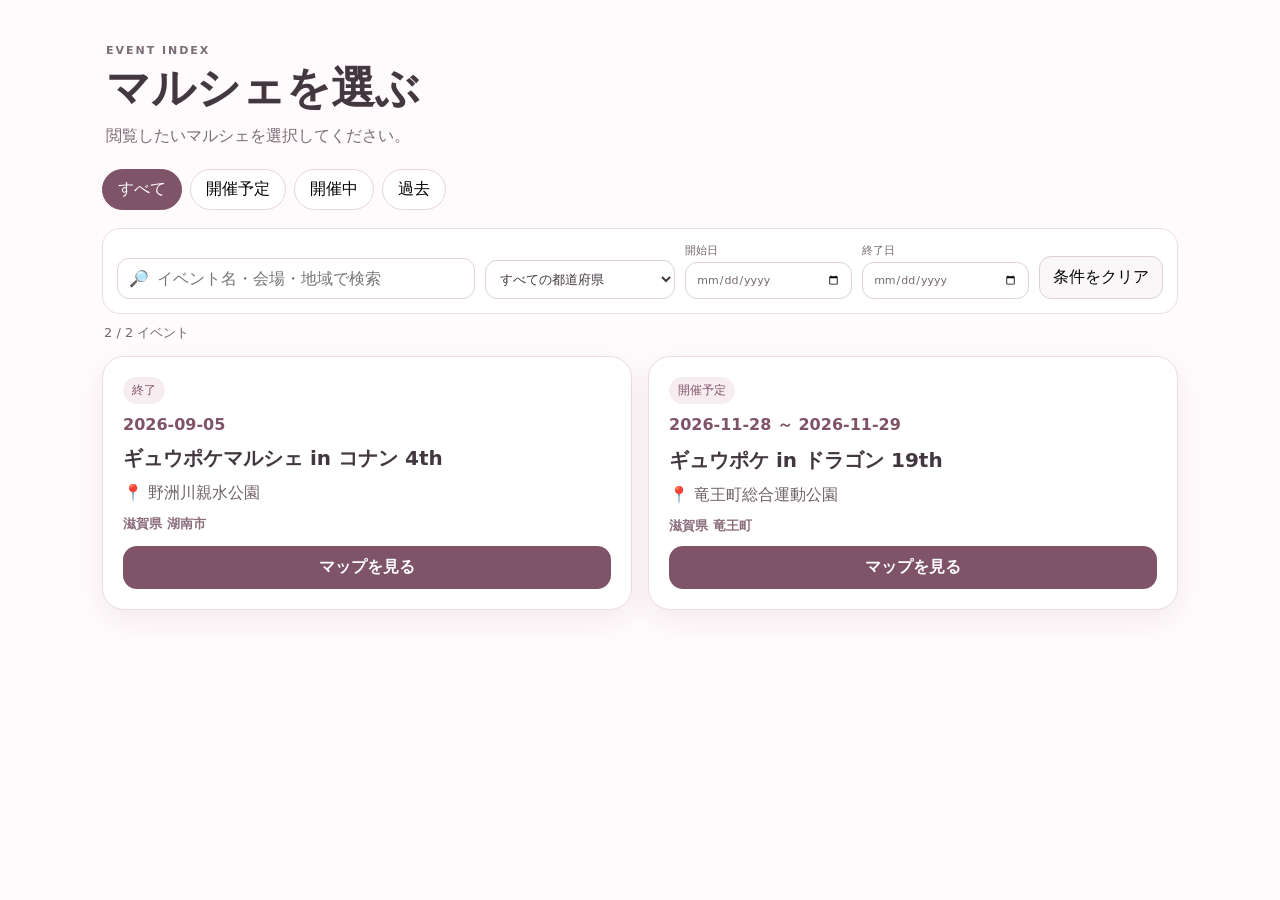
<file: index.html>
<!DOCTYPE html>
<html lang="ja">
<head>
  <meta charset="UTF-8">
  <meta name="viewport" content="width=device-width, initial-scale=1.0, viewport-fit=cover">
  <meta name="theme-color" content="#f8eef3">
  <title>Marche Booth Map v1.11.2</title>
  <link rel="stylesheet" href="css/style.css">
</head>
<body>
  <section id="eventPicker" class="event-picker" aria-label="マルシェ選択">
    <div class="event-picker-head">
      <p class="eyebrow">EVENT INDEX</p>
      <h1>マルシェを選ぶ</h1>
      <p>閲覧したいマルシェを選択してください。</p>
    </div>
    <div class="event-tabs" aria-label="イベント状態">
      <button class="event-tab active" type="button" data-event-status="all">すべて</button>
      <button class="event-tab" type="button" data-event-status="upcoming">開催予定</button>
      <button class="event-tab" type="button" data-event-status="ongoing">開催中</button>
      <button class="event-tab" type="button" data-event-status="past">過去</button>
    </div>
    <div class="event-search-panel">
      <label class="event-search-box">🔎 <input id="eventSearchInput" type="search" placeholder="イベント名・会場・地域で検索"></label>
      <select id="eventPrefectureFilter"><option value="all">すべての都道府県</option></select>
      <label class="date-filter">開始日 <input id="eventDateFrom" type="date"></label>
      <label class="date-filter">終了日 <input id="eventDateTo" type="date"></label>
      <button id="clearEventFiltersBtn" class="event-clear-btn" type="button">条件をクリア</button>
    </div>
    <div id="eventResultSummary" class="event-result-summary"></div>
    <div id="eventList" class="event-list"></div>
  </section>

  <div id="appContent" hidden>
<header class="app-header">
    <div>
      <p class="eyebrow">EVENT GUIDE</p>
      <h1 id="eventName">Marche Booth Map</h1>
      <p id="eventMeta" class="event-meta"></p>
    </div>
    <div class="header-actions">
      <a class="soft-button" href="./" id="eventListLink">← マルシェ一覧</a>
      <div class="favorite-summary" aria-label="お気に入り状況">
        <span>♡ 行きたい <strong id="favoriteCount">0</strong></span>
        <span>✓ 行った <strong id="visitedCount">0</strong></span>
      </div>
      <a class="soft-button" href="manual/viewer_manual.html" target="_blank" rel="noopener">閲覧マニュアル</a>
    </div>
  </header>

  <section class="app-disclaimer" aria-label="このアプリについて">
    <strong>このアプリについて</strong>
    <span>本アプリは有志が作成した非商用アプリです。掲載しているお店情報・リンク等には、誤りや変更が含まれる場合があります。最新・正確な情報は、各出店者およびイベント主催者の公式情報をご確認ください。</span>
  </section>

  <main class="app-shell">
    <section class="control-panel" aria-label="検索と絞り込み">
      <label class="search-box">
        <span>🔎</span>
        <input id="searchInput" type="search" placeholder="作家名・商品・ブース番号で検索" autocomplete="off">
      </label>
      <div id="categoryFilters" class="category-filters" aria-label="カテゴリ"></div>
      <div class="tag-filter-section"><span class="filter-label">タグ（複数選択可）</span><div id="tagFilters" class="tag-filters" aria-label="タグ"></div></div>
      <div class="favorite-mode-bar" aria-label="お気に入り表示切替">
        <button class="mode-chip active" type="button" data-view-mode="all">すべて</button>
        <button class="mode-chip" type="button" data-view-mode="favorites">♡ 行きたい</button>
        <button class="mode-chip" type="button" data-view-mode="unvisited">未訪問</button>
        <button class="mode-chip" type="button" data-view-mode="visited">✓ 行った</button>
      </div>
      <div class="result-summary">
        <span id="resultCount">0件</span>
        <button id="clearFiltersBtn" class="text-button" type="button">絞り込み解除</button>
      </div>
    </section>

    <section class="main-grid">
      <div class="map-card">
        <div class="map-toolbar">
          <div>
            <strong>会場マップ</strong>
            <span>ブースをタップすると詳細を表示します</span>
          </div>
          <div class="map-action-stack"><div class="rotation-controls" aria-label="地図の方向"><button type="button" data-rotation="0" class="active">0°</button><button type="button" data-rotation="90">90°</button><button type="button" data-rotation="180">180°</button><button type="button" data-rotation="270">270°</button></div><div class="zoom-controls" aria-label="地図操作">
            <button id="zoomOutBtn" type="button" aria-label="縮小">−</button>
            <button id="resetViewBtn" type="button" aria-label="全体表示">⌂</button>
            <button id="zoomInBtn" type="button" aria-label="拡大">＋</button>
          </div></div>
        </div>
        <div id="mapViewport" class="map-viewport" tabindex="0" aria-label="会場マップ。ドラッグで移動できます">
          <svg id="venueMap" class="venue-map" viewBox="0 0 1000 700" role="img" aria-labelledby="mapTitle mapDesc">
            <title id="mapTitle">マルシェ会場マップ</title>
            <desc id="mapDesc">入口、通路、設備、出店ブースを表示した会場図です。</desc>
            <g id="mapRotationLayer"><g id="mapContent"></g></g>
          </svg>
        </div>
        <p class="map-hint">PC: ドラッグ・ホイール / スマホ: ドラッグ・ピンチで移動・拡大縮小</p>
      </div>

      <aside class="list-card">
        <div class="list-header">
          <strong>出店者一覧</strong>
          <span id="listModeLabel">すべて</span>
        </div>
        <div id="exhibitorList" class="exhibitor-list"></div>
      </aside>
    </section>
  </main>

  <div id="detailBackdrop" class="detail-backdrop" hidden></div>
  <section id="detailSheet" class="detail-sheet" aria-live="polite" aria-label="出店者詳細" hidden>
    <button id="closeDetailBtn" class="close-button" type="button" aria-label="閉じる">×</button>
    <div id="detailContent"></div>
  </section>

  <div id="toast" class="toast" role="status" aria-live="polite"></div>

  </div>

  <script src="js/config.js"></script>
  <script src="js/app.js"></script>
</body>
</html>
</file>
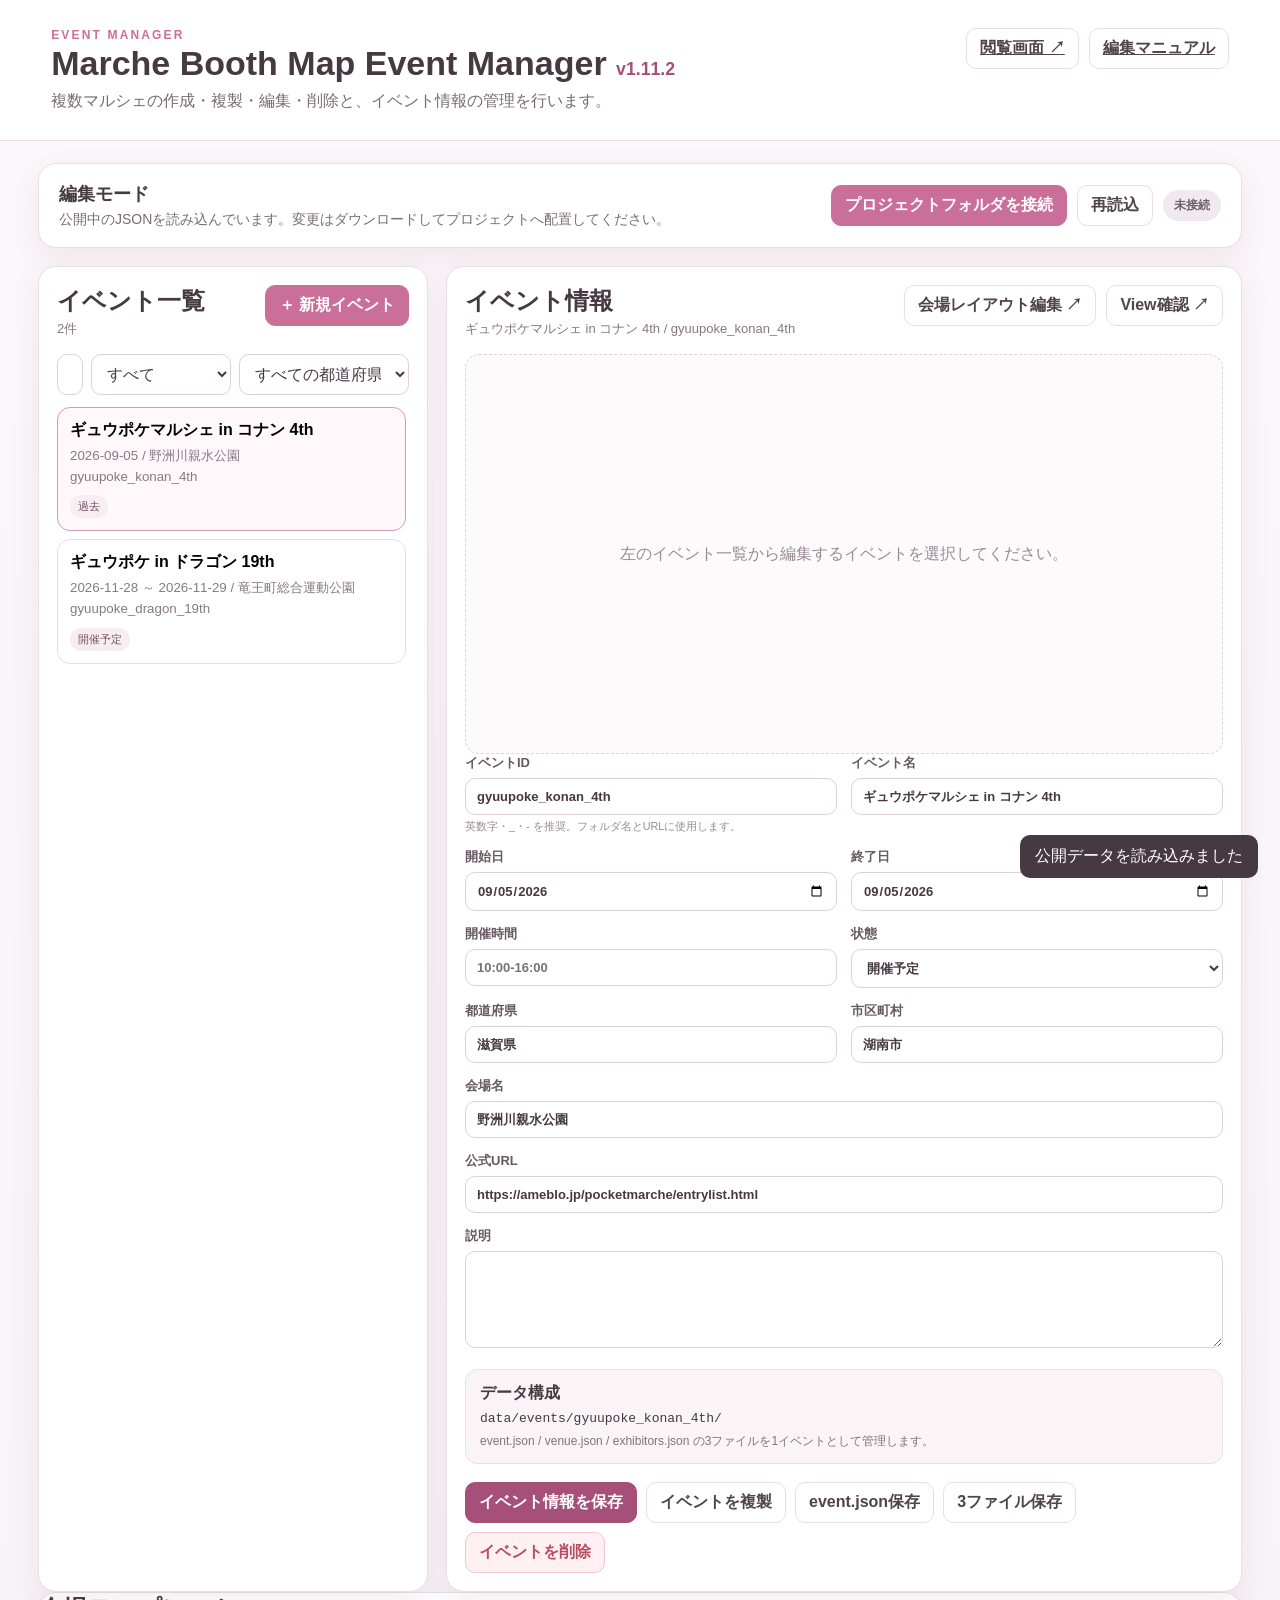
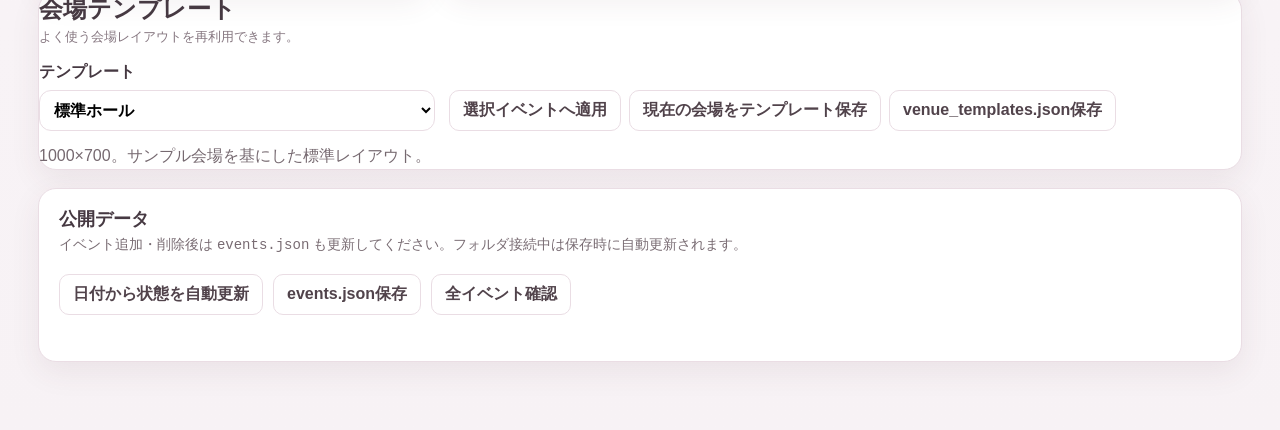
<file: event_manager.html>
<!DOCTYPE html>
<html lang="ja">
<head>
  <meta charset="UTF-8">
  <meta name="viewport" content="width=device-width, initial-scale=1.0">
  <meta name="theme-color" content="#f8eef3">
  <title>Marche Booth Map Event Manager v1.11.2</title>
  <link rel="stylesheet" href="css/event_manager.css">
</head>
<body>
<header class="manager-header">
  <div>
    <p class="eyebrow">EVENT MANAGER</p>
    <h1>Marche Booth Map Event Manager <span>v1.11.2</span></h1>
    <p>複数マルシェの作成・複製・編集・削除と、イベント情報の管理を行います。</p>
  </div>
  <div class="header-actions">
    <a class="btn ghost" href="index.html" target="_blank">閲覧画面 ↗</a>
    <a class="btn ghost" href="manual/editor_manual.html" target="_blank">編集マニュアル</a>
  </div>
</header>

<main class="manager-shell">
  <section class="panel folder-panel">
    <div>
      <h2>編集モード</h2>
      <p id="modeDescription">公開中のJSONを読み込んでいます。ファイルを直接保存する場合は、ローカルのプロジェクトフォルダを接続してください。</p>
    </div>
    <div class="folder-actions">
      <button id="connectFolderBtn" class="btn primary">プロジェクトフォルダを接続</button>
      <button id="reloadBtn" class="btn ghost">再読込</button>
      <span id="folderStatus" class="status-pill">未接続</span>
    </div>
  </section>

  <section class="manager-grid">
    <aside class="panel event-list-panel">
      <div class="section-title">
        <div><h2>イベント一覧</h2><p id="eventCount">0件</p></div>
        <button id="newEventBtn" class="btn primary">＋ 新規イベント</button>
      </div>
      <div class="list-filters">
        <input id="eventSearch" type="search" placeholder="イベント名・会場・地域・IDで検索">
        <select id="statusFilter">
          <option value="all">すべて</option>
          <option value="upcoming">開催予定</option>
          <option value="ongoing">開催中</option>
          <option value="past">過去</option>
        </select>
        <select id="prefectureFilter"><option value="all">すべての都道府県</option></select>
      </div>
      <div id="eventList" class="event-list"></div>
    </aside>

    <section class="panel editor-panel">
      <div class="section-title">
        <div>
          <h2>イベント情報</h2>
          <p id="selectedEventLabel">イベントを選択してください</p>
        </div>
        <div class="top-actions">
          <button id="openLayoutBtn" class="btn ghost" disabled>会場レイアウト編集 ↗</button>
          <button id="openViewBtn" class="btn ghost" disabled>View確認 ↗</button>
        </div>
      </div>

      <div id="emptyState" class="empty-state">左のイベント一覧から編集するイベントを選択してください。</div>
      <form id="eventForm" class="event-form" hidden>
        <div class="form-grid two">
          <label>イベントID
            <input id="eventId" type="text" pattern="[A-Za-z0-9_-]+" required>
            <small>英数字・_・- を推奨。フォルダ名とURLに使用します。</small>
          </label>
          <label>イベント名<input id="eventName" type="text" required></label>
          <label>開始日<input id="dateStart" type="date"></label>
          <label>終了日<input id="dateEnd" type="date"></label>
          <label>開催時間<input id="eventTime" type="text" placeholder="10:00-16:00"></label>
          <label>状態
            <select id="eventStatus">
              <option value="upcoming">開催予定</option>
              <option value="ongoing">開催中</option>
              <option value="past">過去</option>
            </select>
          </label>
          <label>都道府県<input id="prefecture" type="text" placeholder="群馬県"></label>
          <label>市区町村<input id="city" type="text" placeholder="高崎市"></label>
          <label class="span-2">会場名<input id="venueName" type="text"></label>
          <label class="span-2">公式URL<input id="officialUrl" type="url" placeholder="https://..."></label>
          <label class="span-2">説明<textarea id="eventDescription" rows="5"></textarea></label>
        </div>

        <div class="info-box">
          <strong>データ構成</strong>
          <code id="eventPathPreview">data/events/&lt;event_id&gt;/</code>
          <p>event.json / venue.json / exhibitors.json の3ファイルを1イベントとして管理します。</p>
        </div>

        <div class="action-grid">
          <button id="saveEventBtn" type="button" class="btn primary strong">イベント情報を保存</button>
          <button id="duplicateEventBtn" type="button" class="btn ghost">イベントを複製</button>
          <button id="downloadEventBtn" type="button" class="btn ghost">event.json保存</button>
          <button id="downloadAllEventFilesBtn" type="button" class="btn ghost">3ファイル保存</button>
          <button id="deleteEventBtn" type="button" class="btn danger">イベントを削除</button>
        </div>
      </form>
    </section>
  </section>

  <section class="panel template-panel">
    <div class="section-title">
      <div><h2>会場テンプレート</h2><p>よく使う会場レイアウトを再利用できます。</p></div>
    </div>
    <div class="template-grid">
      <label>テンプレート
        <select id="venueTemplateSelect"></select>
      </label>
      <div class="template-actions">
        <button id="applyTemplateBtn" class="btn ghost" type="button">選択イベントへ適用</button>
        <button id="saveTemplateBtn" class="btn ghost" type="button">現在の会場をテンプレート保存</button>
        <button id="downloadTemplatesBtn" class="btn ghost" type="button">venue_templates.json保存</button>
      </div>
    </div>
    <p id="templateDescription" class="template-description"></p>
  </section>

  <section class="panel publish-panel">
    <div>
      <h2>公開データ</h2>
      <p>イベント追加・削除後は <code>events.json</code> も更新してください。フォルダ接続中は保存時に自動更新されます。</p>
    </div>
    <div class="publish-actions">
      <button id="autoStatusBtn" class="btn ghost">日付から状態を自動更新</button>
      <button id="downloadEventsBtn" class="btn ghost">events.json保存</button>
      <button id="validateAllBtn" class="btn ghost">全イベント確認</button>
    </div>
    <div id="validationResult" class="validation-result"></div>
  </section>
</main>

<dialog id="newEventDialog">
  <form method="dialog" class="dialog-card" id="newEventForm">
    <h2>新しいイベント</h2>
    <label>イベントID<input id="newEventId" required pattern="[A-Za-z0-9_-]+" placeholder="takasaki_autumn_2026"></label>
    <label>イベント名<input id="newEventName" required placeholder="高崎 Autumn Marche 2026"></label>
    <label>作成方法
      <select id="newEventMode">
        <option value="blank">空の会場から作成</option>
        <option value="template">会場テンプレートから作成</option>
        <option value="duplicate">選択中イベントを複製</option>
      </select>
    </label>
    <label>会場テンプレート<select id="newEventTemplate"></select></label>
    <p class="dialog-hint">複製では会場レイアウトと出店者情報もコピーします。</p>
    <div class="dialog-actions">
      <button value="cancel" class="btn ghost">キャンセル</button>
      <button id="confirmNewEventBtn" value="default" class="btn primary">作成</button>
    </div>
  </form>
</dialog>

<div id="toast" class="toast"></div>
<script src="js/config.js"></script>
<script src="js/project_handle.js"></script>
<script src="js/event_manager.js"></script>
</body>
</html>
</file>
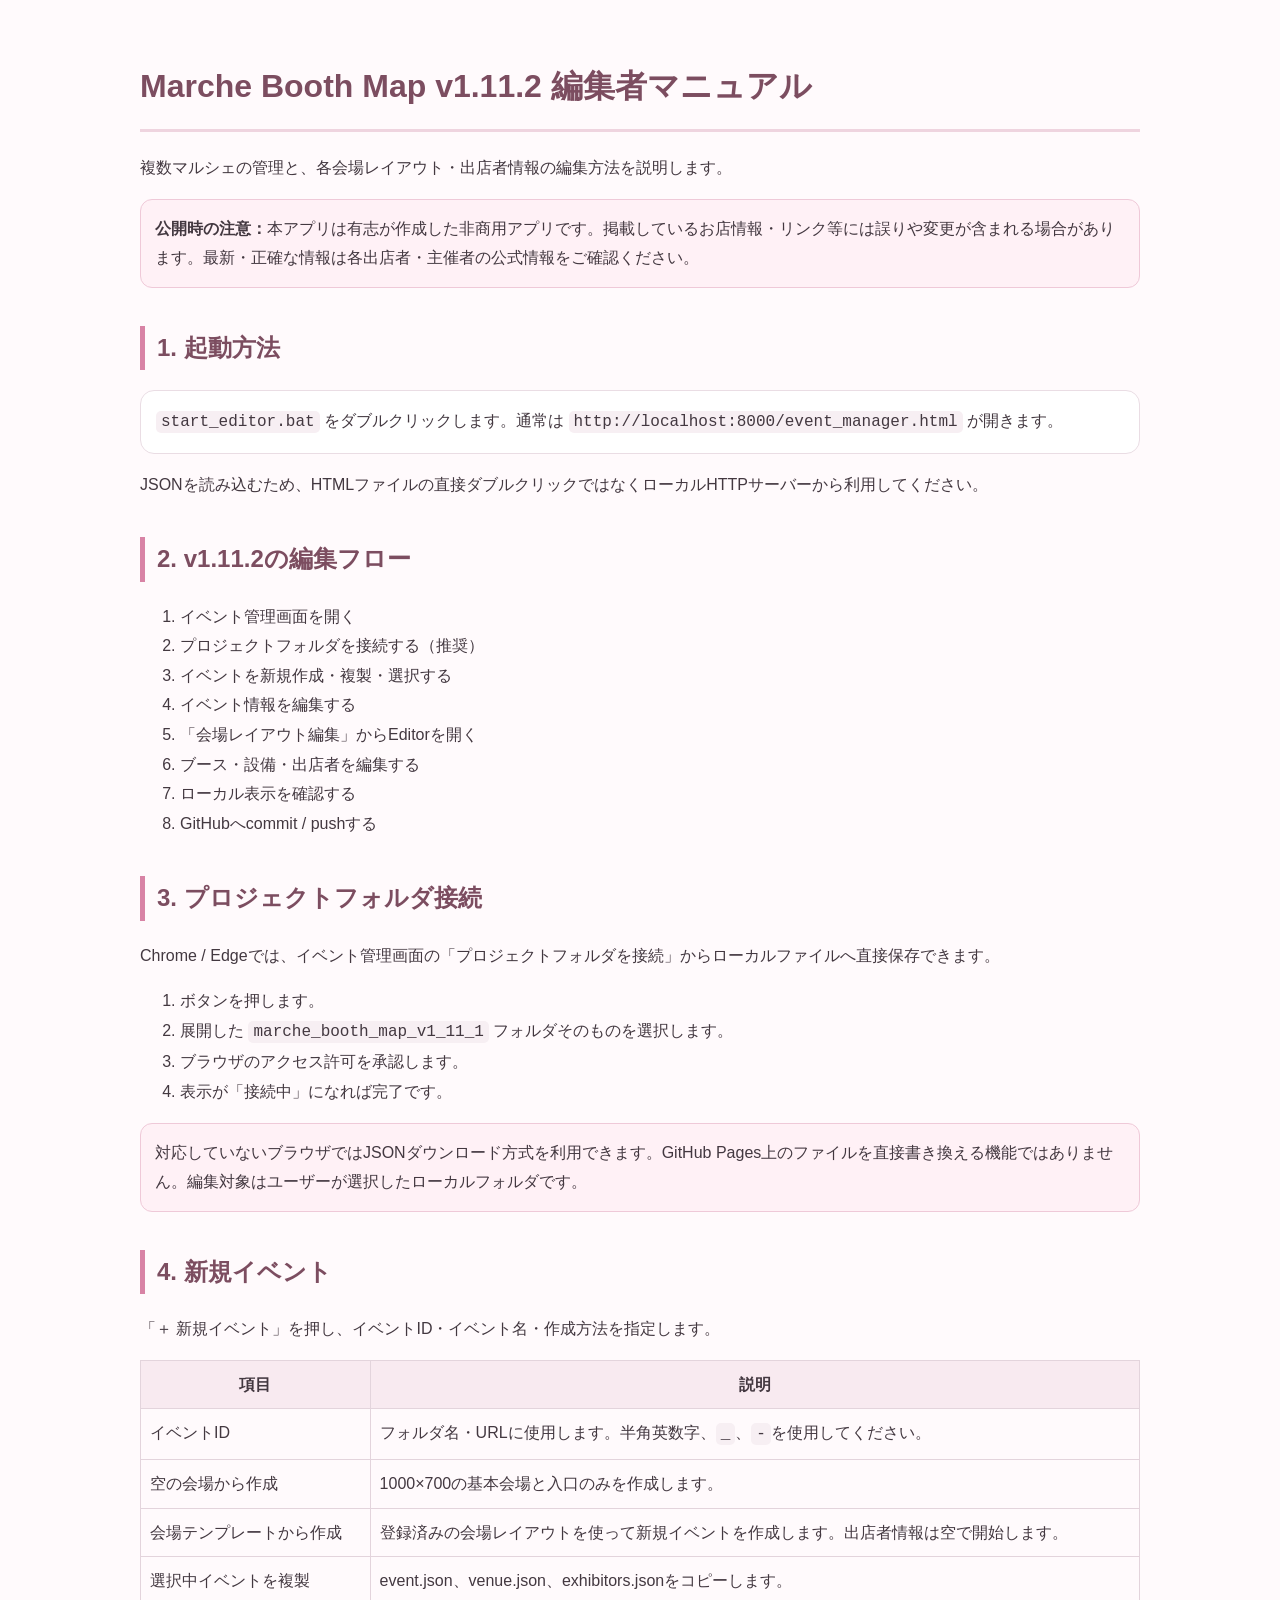
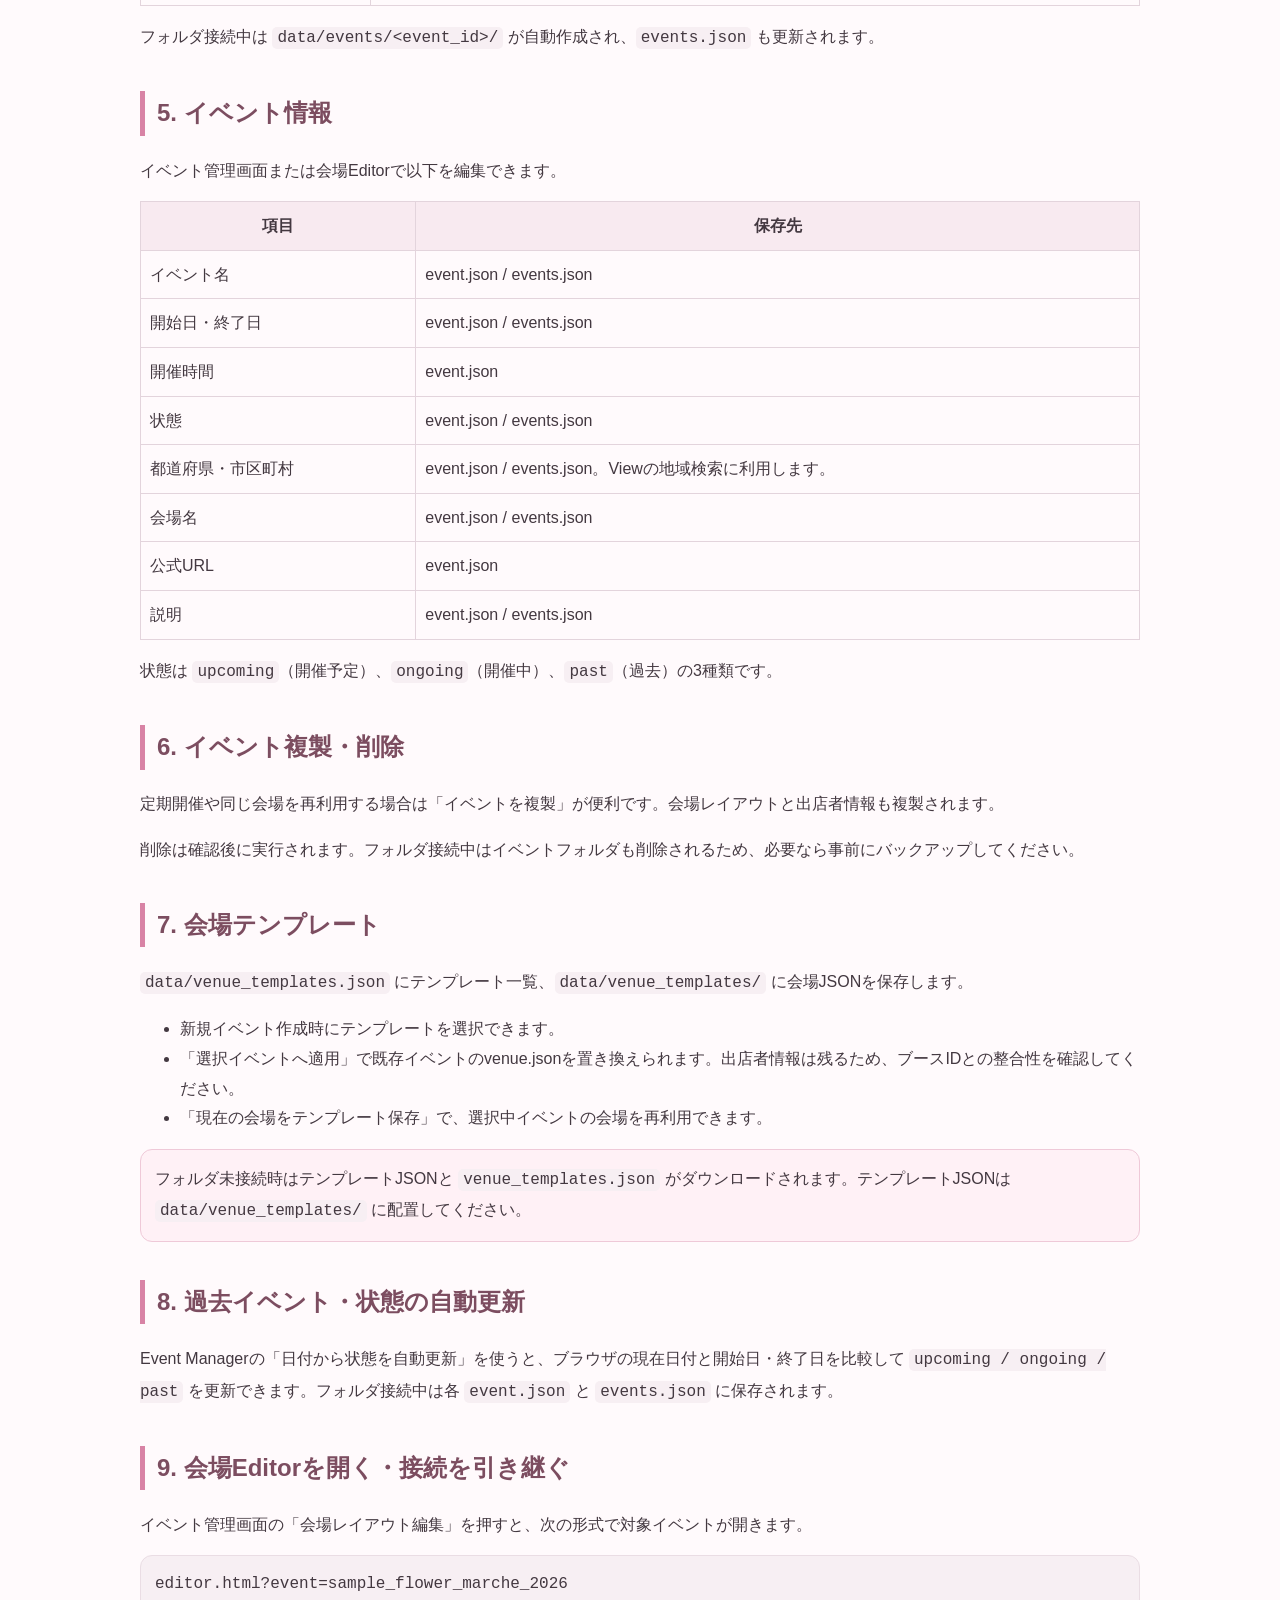
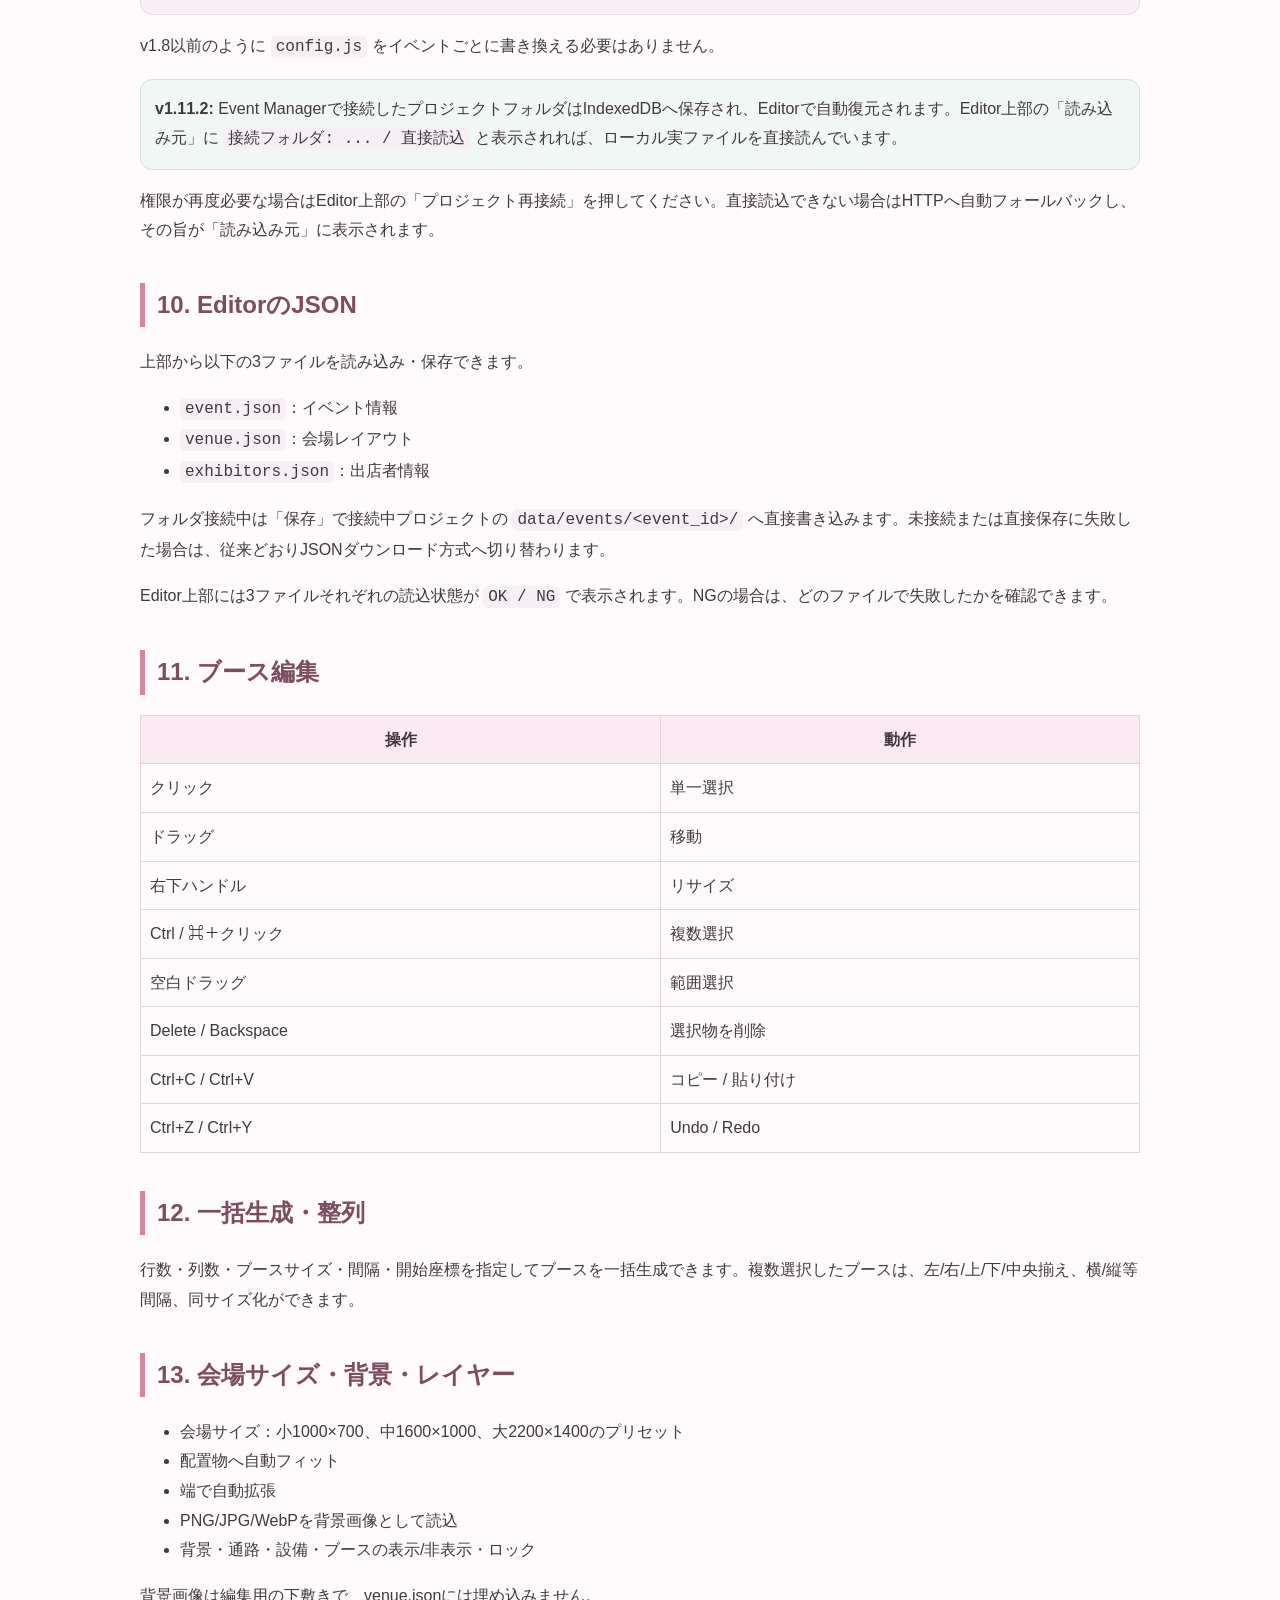
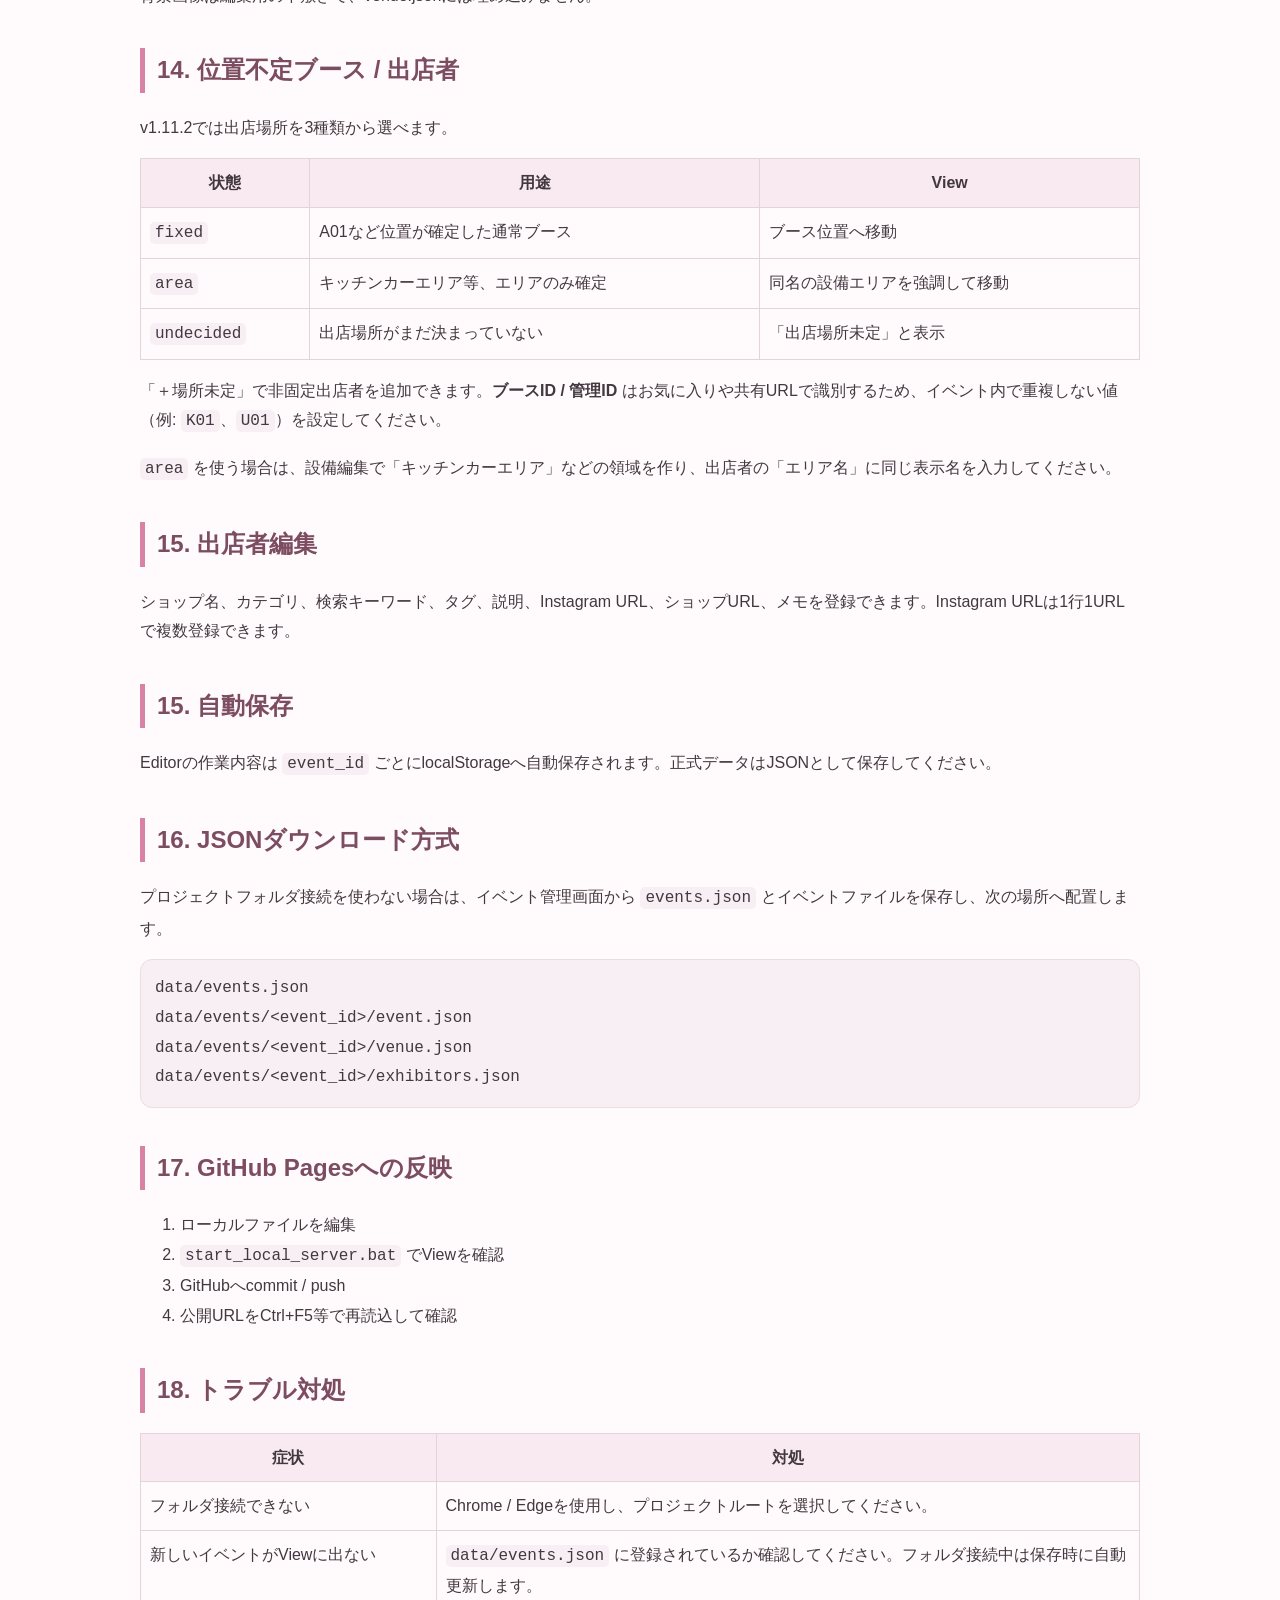
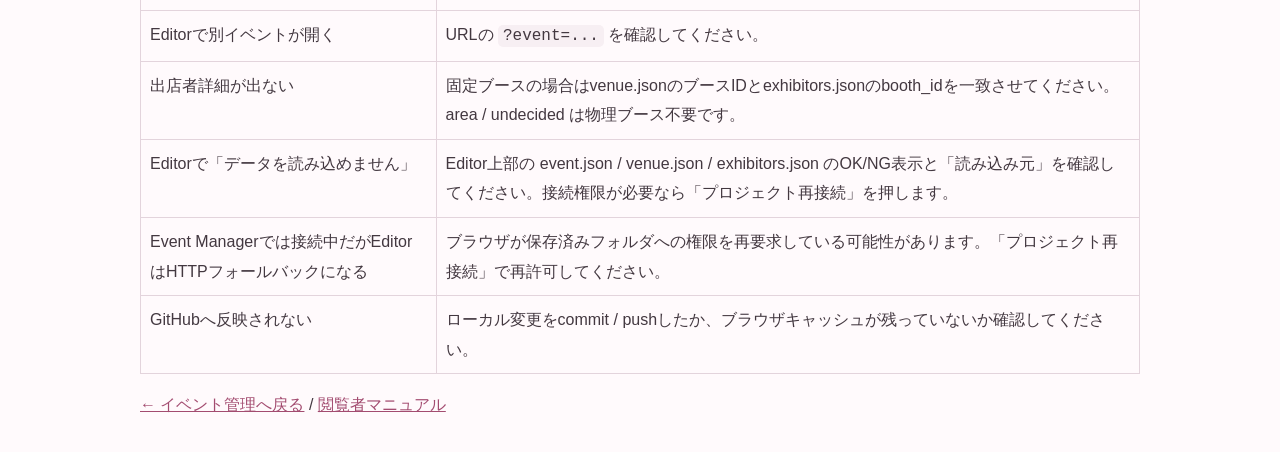
<file: manual/editor_manual.html>
<!DOCTYPE html>
<html lang="ja"><head><meta charset="UTF-8"><meta name="viewport" content="width=device-width,initial-scale=1">
<title>Marche Booth Map v1.11.2 編集者マニュアル</title>
<style>body{font-family:"Yu Gothic UI","Meiryo",sans-serif;line-height:1.85;color:#433840;background:#fffafc;margin:0}.wrap{max-width:1000px;margin:auto;padding:36px 20px 70px}h1,h2,h3{color:#7c4d60}h1{border-bottom:3px solid #efd4df;padding-bottom:12px}h2{margin-top:38px;border-left:5px solid #d883a5;padding-left:12px}code,pre{font-family:Consolas,monospace;background:#f7eff3}code{padding:2px 5px;border-radius:5px}pre{padding:14px;overflow:auto;border-radius:12px;border:1px solid #eadde4}table{width:100%;border-collapse:collapse}th,td{border:1px solid #e3d4dc;padding:9px;vertical-align:top}th{background:#f8eaf0}.note{background:#fff1f6;border:1px solid #efc9d8;padding:14px;border-radius:12px}.ok{background:#f1f7f4;border:1px solid #cfe4da;padding:14px;border-radius:12px}.step{background:white;border:1px solid #eadde4;border-radius:14px;padding:15px;margin:12px 0}a{color:#a34c70}</style></head>
<body><div class="wrap">
<h1>Marche Booth Map v1.11.2 編集者マニュアル</h1>
<p>複数マルシェの管理と、各会場レイアウト・出店者情報の編集方法を説明します。</p>
<div class="note"><strong>公開時の注意：</strong>本アプリは有志が作成した非商用アプリです。掲載しているお店情報・リンク等には誤りや変更が含まれる場合があります。最新・正確な情報は各出店者・主催者の公式情報をご確認ください。</div>

<h2>1. 起動方法</h2>
<div class="step"><code>start_editor.bat</code> をダブルクリックします。通常は <code>http://localhost:8000/event_manager.html</code> が開きます。</div>
<p>JSONを読み込むため、HTMLファイルの直接ダブルクリックではなくローカルHTTPサーバーから利用してください。</p>

<h2>2. v1.11.2の編集フロー</h2>
<ol><li>イベント管理画面を開く</li><li>プロジェクトフォルダを接続する（推奨）</li><li>イベントを新規作成・複製・選択する</li><li>イベント情報を編集する</li><li>「会場レイアウト編集」からEditorを開く</li><li>ブース・設備・出店者を編集する</li><li>ローカル表示を確認する</li><li>GitHubへcommit / pushする</li></ol>

<h2>3. プロジェクトフォルダ接続</h2>
<p>Chrome / Edgeでは、イベント管理画面の「プロジェクトフォルダを接続」からローカルファイルへ直接保存できます。</p>
<ol><li>ボタンを押します。</li><li>展開した <code>marche_booth_map_v1_11_1</code> フォルダそのものを選択します。</li><li>ブラウザのアクセス許可を承認します。</li><li>表示が「接続中」になれば完了です。</li></ol>
<div class="note">対応していないブラウザではJSONダウンロード方式を利用できます。GitHub Pages上のファイルを直接書き換える機能ではありません。編集対象はユーザーが選択したローカルフォルダです。</div>

<h2>4. 新規イベント</h2>
<p>「＋ 新規イベント」を押し、イベントID・イベント名・作成方法を指定します。</p>
<table><tr><th>項目</th><th>説明</th></tr><tr><td>イベントID</td><td>フォルダ名・URLに使用します。半角英数字、<code>_</code>、<code>-</code>を使用してください。</td></tr><tr><td>空の会場から作成</td><td>1000×700の基本会場と入口のみを作成します。</td></tr><tr><td>会場テンプレートから作成</td><td>登録済みの会場レイアウトを使って新規イベントを作成します。出店者情報は空で開始します。</td></tr><tr><td>選択中イベントを複製</td><td>event.json、venue.json、exhibitors.jsonをコピーします。</td></tr></table>
<p>フォルダ接続中は <code>data/events/&lt;event_id&gt;/</code> が自動作成され、<code>events.json</code> も更新されます。</p>

<h2>5. イベント情報</h2>
<p>イベント管理画面または会場Editorで以下を編集できます。</p>
<table><tr><th>項目</th><th>保存先</th></tr><tr><td>イベント名</td><td>event.json / events.json</td></tr><tr><td>開始日・終了日</td><td>event.json / events.json</td></tr><tr><td>開催時間</td><td>event.json</td></tr><tr><td>状態</td><td>event.json / events.json</td></tr><tr><td>都道府県・市区町村</td><td>event.json / events.json。Viewの地域検索に利用します。</td></tr><tr><td>会場名</td><td>event.json / events.json</td></tr><tr><td>公式URL</td><td>event.json</td></tr><tr><td>説明</td><td>event.json / events.json</td></tr></table>
<p>状態は <code>upcoming</code>（開催予定）、<code>ongoing</code>（開催中）、<code>past</code>（過去）の3種類です。</p>

<h2>6. イベント複製・削除</h2>
<p>定期開催や同じ会場を再利用する場合は「イベントを複製」が便利です。会場レイアウトと出店者情報も複製されます。</p>
<p>削除は確認後に実行されます。フォルダ接続中はイベントフォルダも削除されるため、必要なら事前にバックアップしてください。</p>


<h2>7. 会場テンプレート</h2>
<p><code>data/venue_templates.json</code> にテンプレート一覧、<code>data/venue_templates/</code> に会場JSONを保存します。</p>
<ul><li>新規イベント作成時にテンプレートを選択できます。</li><li>「選択イベントへ適用」で既存イベントのvenue.jsonを置き換えられます。出店者情報は残るため、ブースIDとの整合性を確認してください。</li><li>「現在の会場をテンプレート保存」で、選択中イベントの会場を再利用できます。</li></ul>
<div class="note">フォルダ未接続時はテンプレートJSONと <code>venue_templates.json</code> がダウンロードされます。テンプレートJSONは <code>data/venue_templates/</code> に配置してください。</div>

<h2>8. 過去イベント・状態の自動更新</h2>
<p>Event Managerの「日付から状態を自動更新」を使うと、ブラウザの現在日付と開始日・終了日を比較して <code>upcoming / ongoing / past</code> を更新できます。フォルダ接続中は各 <code>event.json</code> と <code>events.json</code> に保存されます。</p>
<h2>9. 会場Editorを開く・接続を引き継ぐ</h2>
<p>イベント管理画面の「会場レイアウト編集」を押すと、次の形式で対象イベントが開きます。</p>
<pre>editor.html?event=sample_flower_marche_2026</pre>
<p>v1.8以前のように <code>config.js</code> をイベントごとに書き換える必要はありません。</p>
<div class="ok"><strong>v1.11.2:</strong> Event Managerで接続したプロジェクトフォルダはIndexedDBへ保存され、Editorで自動復元されます。Editor上部の「読み込み元」に <code>接続フォルダ: ... / 直接読込</code> と表示されれば、ローカル実ファイルを直接読んでいます。</div>
<p>権限が再度必要な場合はEditor上部の「プロジェクト再接続」を押してください。直接読込できない場合はHTTPへ自動フォールバックし、その旨が「読み込み元」に表示されます。</p>

<h2>10. EditorのJSON</h2>
<p>上部から以下の3ファイルを読み込み・保存できます。</p>
<ul><li><code>event.json</code>：イベント情報</li><li><code>venue.json</code>：会場レイアウト</li><li><code>exhibitors.json</code>：出店者情報</li></ul>
<p>フォルダ接続中は「保存」で接続中プロジェクトの <code>data/events/&lt;event_id&gt;/</code> へ直接書き込みます。未接続または直接保存に失敗した場合は、従来どおりJSONダウンロード方式へ切り替わります。</p>
<p>Editor上部には3ファイルそれぞれの読込状態が <code>OK / NG</code> で表示されます。NGの場合は、どのファイルで失敗したかを確認できます。</p>

<h2>11. ブース編集</h2>
<table><tr><th>操作</th><th>動作</th></tr><tr><td>クリック</td><td>単一選択</td></tr><tr><td>ドラッグ</td><td>移動</td></tr><tr><td>右下ハンドル</td><td>リサイズ</td></tr><tr><td>Ctrl / ⌘＋クリック</td><td>複数選択</td></tr><tr><td>空白ドラッグ</td><td>範囲選択</td></tr><tr><td>Delete / Backspace</td><td>選択物を削除</td></tr><tr><td>Ctrl+C / Ctrl+V</td><td>コピー / 貼り付け</td></tr><tr><td>Ctrl+Z / Ctrl+Y</td><td>Undo / Redo</td></tr></table>

<h2>12. 一括生成・整列</h2>
<p>行数・列数・ブースサイズ・間隔・開始座標を指定してブースを一括生成できます。複数選択したブースは、左/右/上/下/中央揃え、横/縦等間隔、同サイズ化ができます。</p>

<h2>13. 会場サイズ・背景・レイヤー</h2>
<ul><li>会場サイズ：小1000×700、中1600×1000、大2200×1400のプリセット</li><li>配置物へ自動フィット</li><li>端で自動拡張</li><li>PNG/JPG/WebPを背景画像として読込</li><li>背景・通路・設備・ブースの表示/非表示・ロック</li></ul>
<p>背景画像は編集用の下敷きで、venue.jsonには埋め込みません。</p>


<h2>14. 位置不定ブース / 出店者</h2>
<p>v1.11.2では出店場所を3種類から選べます。</p>
<table><tr><th>状態</th><th>用途</th><th>View</th></tr>
<tr><td><code>fixed</code></td><td>A01など位置が確定した通常ブース</td><td>ブース位置へ移動</td></tr>
<tr><td><code>area</code></td><td>キッチンカーエリア等、エリアのみ確定</td><td>同名の設備エリアを強調して移動</td></tr>
<tr><td><code>undecided</code></td><td>出店場所がまだ決まっていない</td><td>「出店場所未定」と表示</td></tr></table>
<p>「＋場所未定」で非固定出店者を追加できます。<strong>ブースID / 管理ID</strong> はお気に入りや共有URLで識別するため、イベント内で重複しない値（例: <code>K01</code>、<code>U01</code>）を設定してください。</p>
<p><code>area</code> を使う場合は、設備編集で「キッチンカーエリア」などの領域を作り、出店者の「エリア名」に同じ表示名を入力してください。</p>
<h2>15. 出店者編集</h2>
<p>ショップ名、カテゴリ、検索キーワード、タグ、説明、Instagram URL、ショップURL、メモを登録できます。Instagram URLは1行1URLで複数登録できます。</p>

<h2>15. 自動保存</h2>
<p>Editorの作業内容は <code>event_id</code> ごとにlocalStorageへ自動保存されます。正式データはJSONとして保存してください。</p>

<h2>16. JSONダウンロード方式</h2>
<p>プロジェクトフォルダ接続を使わない場合は、イベント管理画面から <code>events.json</code> とイベントファイルを保存し、次の場所へ配置します。</p>
<pre>data/events.json
data/events/&lt;event_id&gt;/event.json
data/events/&lt;event_id&gt;/venue.json
data/events/&lt;event_id&gt;/exhibitors.json</pre>

<h2>17. GitHub Pagesへの反映</h2>
<ol><li>ローカルファイルを編集</li><li><code>start_local_server.bat</code> でViewを確認</li><li>GitHubへcommit / push</li><li>公開URLをCtrl+F5等で再読込して確認</li></ol>

<h2>18. トラブル対処</h2>
<table><tr><th>症状</th><th>対処</th></tr><tr><td>フォルダ接続できない</td><td>Chrome / Edgeを使用し、プロジェクトルートを選択してください。</td></tr><tr><td>新しいイベントがViewに出ない</td><td><code>data/events.json</code> に登録されているか確認してください。フォルダ接続中は保存時に自動更新します。</td></tr><tr><td>Editorで別イベントが開く</td><td>URLの <code>?event=...</code> を確認してください。</td></tr><tr><td>出店者詳細が出ない</td><td>固定ブースの場合はvenue.jsonのブースIDとexhibitors.jsonのbooth_idを一致させてください。area / undecided は物理ブース不要です。</td></tr><tr><td>Editorで「データを読み込めません」</td><td>Editor上部の event.json / venue.json / exhibitors.json のOK/NG表示と「読み込み元」を確認してください。接続権限が必要なら「プロジェクト再接続」を押します。</td></tr><tr><td>Event Managerでは接続中だがEditorはHTTPフォールバックになる</td><td>ブラウザが保存済みフォルダへの権限を再要求している可能性があります。「プロジェクト再接続」で再許可してください。</td></tr><tr><td>GitHubへ反映されない</td><td>ローカル変更をcommit / pushしたか、ブラウザキャッシュが残っていないか確認してください。</td></tr></table>

<p><a href="../event_manager.html">← イベント管理へ戻る</a> / <a href="viewer_manual.html">閲覧者マニュアル</a></p>
</div></body></html>
</file>
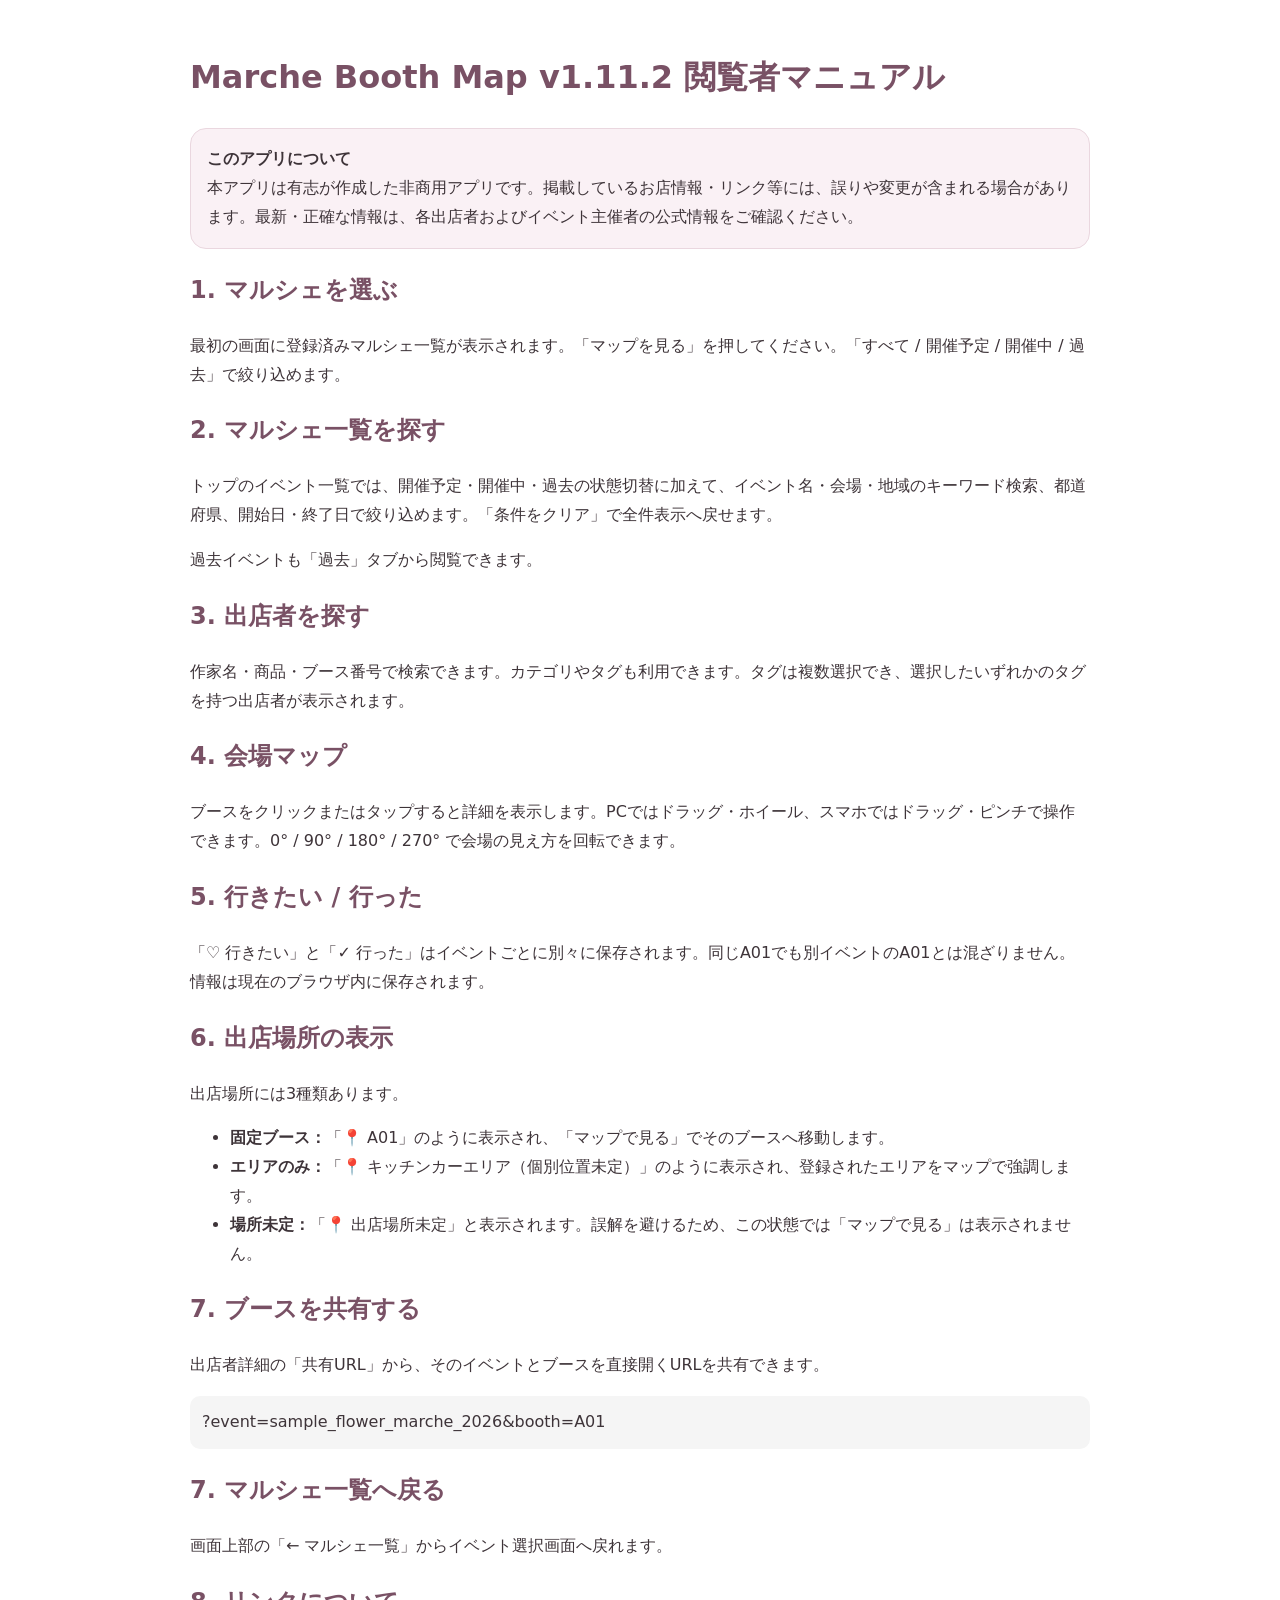
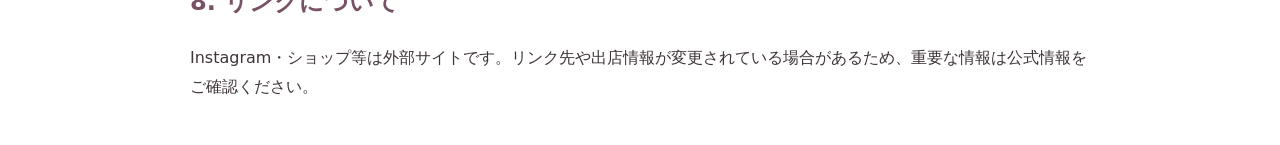
<file: manual/viewer_manual.html>
<!doctype html><html lang="ja"><head><meta charset="utf-8"><meta name="viewport" content="width=device-width,initial-scale=1"><title>閲覧者マニュアル - Marche Booth Map v1.11.2</title><style>body{font-family:system-ui,'Yu Gothic UI',sans-serif;max-width:900px;margin:auto;padding:28px;line-height:1.8;color:#3e3439}h1,h2{color:#795165}.box{background:#faf1f5;border:1px solid #ead7df;border-radius:16px;padding:16px}.code{background:#f5f5f5;border-radius:10px;padding:12px;overflow:auto}a{color:#795165}</style></head><body>
<h1>Marche Booth Map v1.11.2 閲覧者マニュアル</h1>
<div class="box"><strong>このアプリについて</strong><br>本アプリは有志が作成した非商用アプリです。掲載しているお店情報・リンク等には、誤りや変更が含まれる場合があります。最新・正確な情報は、各出店者およびイベント主催者の公式情報をご確認ください。</div>
<h2>1. マルシェを選ぶ</h2><p>最初の画面に登録済みマルシェ一覧が表示されます。「マップを見る」を押してください。「すべて / 開催予定 / 開催中 / 過去」で絞り込めます。</p>
<h2>2. マルシェ一覧を探す</h2><p>トップのイベント一覧では、開催予定・開催中・過去の状態切替に加えて、イベント名・会場・地域のキーワード検索、都道府県、開始日・終了日で絞り込めます。「条件をクリア」で全件表示へ戻せます。</p><p>過去イベントも「過去」タブから閲覧できます。</p>
<h2>3. 出店者を探す</h2><p>作家名・商品・ブース番号で検索できます。カテゴリやタグも利用できます。タグは複数選択でき、選択したいずれかのタグを持つ出店者が表示されます。</p>
<h2>4. 会場マップ</h2><p>ブースをクリックまたはタップすると詳細を表示します。PCではドラッグ・ホイール、スマホではドラッグ・ピンチで操作できます。0° / 90° / 180° / 270° で会場の見え方を回転できます。</p>
<h2>5. 行きたい / 行った</h2><p>「♡ 行きたい」と「✓ 行った」はイベントごとに別々に保存されます。同じA01でも別イベントのA01とは混ざりません。情報は現在のブラウザ内に保存されます。</p>
<h2>6. 出店場所の表示</h2><p>出店場所には3種類あります。</p><ul><li><strong>固定ブース：</strong>「📍 A01」のように表示され、「マップで見る」でそのブースへ移動します。</li><li><strong>エリアのみ：</strong>「📍 キッチンカーエリア（個別位置未定）」のように表示され、登録されたエリアをマップで強調します。</li><li><strong>場所未定：</strong>「📍 出店場所未定」と表示されます。誤解を避けるため、この状態では「マップで見る」は表示されません。</li></ul><h2>7. ブースを共有する</h2><p>出店者詳細の「共有URL」から、そのイベントとブースを直接開くURLを共有できます。</p><div class="code">?event=sample_flower_marche_2026&amp;booth=A01</div>
<h2>7. マルシェ一覧へ戻る</h2><p>画面上部の「← マルシェ一覧」からイベント選択画面へ戻れます。</p>
<h2>8. リンクについて</h2><p>Instagram・ショップ等は外部サイトです。リンク先や出店情報が変更されている場合があるため、重要な情報は公式情報をご確認ください。</p>
</body></html>
</file>
<file: css/style.css>
[hidden] { display: none !important; }
:root {
  --bg: #fffafc;
  --surface: #ffffff;
  --surface-soft: #fdf3f7;
  --line: #eadde4;
  --text: #433840;
  --muted: #7b6d76;
  --accent: #d883a5;
  --accent-deep: #b85f82;
  --accent-soft: #f5dce6;
  --shadow: 0 14px 40px rgba(95, 63, 78, 0.12);
  --radius: 22px;
}
* { box-sizing: border-box; }
html, body { margin: 0; min-height: 100%; font-family: "Yu Gothic UI", "Meiryo", system-ui, sans-serif; color: var(--text); background: var(--bg); }
button, input, a { font: inherit; }
button, a { -webkit-tap-highlight-color: transparent; }
.app-header { display:flex; justify-content:space-between; gap:24px; align-items:flex-end; padding:26px clamp(18px,4vw,54px) 18px; border-bottom:1px solid var(--line); background:rgba(255,250,252,.94); position:sticky; top:0; z-index:20; backdrop-filter:blur(12px); }
.eyebrow { margin:0 0 4px; font-size:11px; letter-spacing:.18em; color:var(--accent-deep); font-weight:700; }
h1 { margin:0; font-size:clamp(22px,3vw,34px); }
.event-meta { margin:6px 0 0; color:var(--muted); font-size:13px; }
.header-actions { display:flex; gap:8px; flex-wrap:wrap; }
.soft-button { border:1px solid var(--line); background:var(--surface); color:var(--text); text-decoration:none; padding:10px 14px; border-radius:999px; cursor:pointer; box-shadow:0 4px 12px rgba(95,63,78,.05); }
.soft-button:hover { border-color:#d7bcc8; background:var(--surface-soft); }
.app-shell { padding:22px clamp(14px,3vw,40px) 40px; max-width:1500px; margin:0 auto; }
.control-panel { background:var(--surface); border:1px solid var(--line); border-radius:var(--radius); padding:14px; box-shadow:0 8px 26px rgba(95,63,78,.06); margin-bottom:16px; }
.search-box { display:flex; align-items:center; gap:10px; background:#fff; border:1px solid var(--line); border-radius:14px; padding:0 12px; }
.search-box input { width:100%; border:0; outline:0; padding:12px 0; background:transparent; color:var(--text); }
.category-filters { display:flex; gap:8px; flex-wrap:wrap; margin-top:12px; }
.category-chip { border:1px solid var(--line); background:var(--surface-soft); color:var(--text); padding:8px 12px; border-radius:999px; cursor:pointer; }
.category-chip.active { background:var(--accent); border-color:var(--accent); color:white; }
.result-summary { display:flex; justify-content:space-between; align-items:center; margin-top:12px; color:var(--muted); font-size:13px; }
.text-button { border:0; background:none; color:var(--accent-deep); cursor:pointer; padding:4px; }
.main-grid { display:grid; grid-template-columns:minmax(0,1fr) 360px; gap:16px; align-items:start; }
.map-card, .list-card { background:var(--surface); border:1px solid var(--line); border-radius:var(--radius); box-shadow:var(--shadow); overflow:hidden; }
.map-toolbar, .list-header { padding:14px 16px; display:flex; justify-content:space-between; gap:14px; align-items:center; border-bottom:1px solid var(--line); }
.map-toolbar strong, .list-header strong { display:block; }
.map-toolbar span, .list-header span { display:block; margin-top:2px; color:var(--muted); font-size:12px; }
.zoom-controls { display:flex; gap:6px; }
.zoom-controls button { width:38px; height:38px; border-radius:12px; border:1px solid var(--line); background:#fff; cursor:pointer; font-weight:700; color:var(--text); }
.map-viewport { position:relative; overflow:hidden; height:min(67vh,720px); min-height:480px; touch-action:none; background:#fbf8f4; cursor:grab; }
.map-viewport.dragging { cursor:grabbing; }
.venue-map { width:100%; height:100%; transform-origin:0 0; user-select:none; }
.map-hint { margin:0; padding:9px 14px; border-top:1px solid var(--line); color:var(--muted); font-size:11px; }
.exhibitor-list { max-height:min(67vh,720px); overflow:auto; padding:10px; }
.exhibitor-item { border:1px solid var(--line); border-radius:16px; padding:12px; margin-bottom:9px; background:#fff; transition:.18s ease; }
.exhibitor-item:hover { transform:translateY(-1px); border-color:#d9bdc9; box-shadow:0 8px 18px rgba(95,63,78,.07); }
.exhibitor-top { display:flex; justify-content:space-between; gap:10px; align-items:flex-start; }
.booth-label { font-size:12px; font-weight:800; letter-spacing:.06em; color:var(--accent-deep); }
.exhibitor-name { margin:3px 0 5px; font-size:16px; }
.exhibitor-desc { color:var(--muted); font-size:12px; line-height:1.65; margin:0; }
.item-actions { display:flex; gap:7px; margin-top:10px; flex-wrap:wrap; }
.item-actions button, .item-actions a { border:1px solid var(--line); background:var(--surface-soft); color:var(--text); border-radius:10px; padding:7px 9px; text-decoration:none; cursor:pointer; font-size:12px; }
.favorite-button.active { background:#fff0f5; color:#b84f78; border-color:#efbed0; }
.empty-state { color:var(--muted); text-align:center; padding:35px 14px; line-height:1.8; }
.detail-backdrop { position:fixed; inset:0; background:rgba(48,36,43,.25); z-index:49; }
.detail-sheet { position:fixed; z-index:50; top:92px; right:22px; width:min(420px,calc(100vw - 28px)); max-height:calc(100vh - 115px); overflow:auto; background:white; border:1px solid var(--line); border-radius:24px; box-shadow:0 24px 70px rgba(57,39,49,.24); padding:22px; }
.close-button { position:absolute; top:12px; right:12px; width:34px; height:34px; border-radius:50%; border:1px solid var(--line); background:white; cursor:pointer; font-size:20px; }
.detail-booth { color:var(--accent-deep); font-weight:800; letter-spacing:.08em; font-size:13px; }
.detail-title { font-size:25px; margin:5px 42px 8px 0; }
.detail-description { color:var(--muted); line-height:1.8; }
.tags { display:flex; gap:6px; flex-wrap:wrap; margin:12px 0; }
.tag { padding:5px 9px; background:var(--surface-soft); border:1px solid var(--line); border-radius:999px; font-size:11px; }
.detail-links { display:grid; grid-template-columns:1fr 1fr; gap:8px; margin-top:16px; }
.detail-links a, .detail-links button { text-align:center; border-radius:12px; padding:10px; border:1px solid var(--line); background:#fff; color:var(--text); text-decoration:none; cursor:pointer; }
.detail-links .primary { background:var(--accent); border-color:var(--accent); color:white; }
.toast { position:fixed; left:50%; bottom:22px; transform:translate(-50%,20px); opacity:0; pointer-events:none; background:#433840; color:white; padding:10px 16px; border-radius:999px; z-index:80; transition:.2s ease; font-size:13px; }
.toast.show { opacity:1; transform:translate(-50%,0); }
/* SVG */
.venue-bg { fill:#fffdfa; stroke:#d8ccc4; stroke-width:3; }
.zone-label { fill:#8c777f; font-size:18px; font-weight:700; letter-spacing:.08em; }
.aisle { fill:#f5efe9; stroke:#eadfd6; stroke-width:2; }
.facility { fill:#edf4f4; stroke:#cbdcdc; stroke-width:2; }
.facility-text { fill:#5f7575; font-size:15px; font-weight:700; text-anchor:middle; dominant-baseline:middle; }
.entrance { fill:#f1e5ec; stroke:#d8b5c5; stroke-width:2; }
.booth rect { fill:#fff7fa; stroke:#d9bdc9; stroke-width:2; rx:12; transition:.15s ease; }
.booth text { fill:#5b4650; font-size:17px; font-weight:800; text-anchor:middle; dominant-baseline:middle; pointer-events:none; }
.booth { cursor:pointer; }
.booth:hover rect { fill:#f9e7ee; stroke:#c9819f; stroke-width:3; }
.booth.filtered-out { opacity:.18; }
.booth.match rect { fill:#f7d8e4; stroke:#c86f92; stroke-width:4; }
.booth.favorite rect { stroke:#d29542; stroke-width:4; stroke-dasharray:8 5; }
.booth.selected rect { fill:#efbdd0; stroke:#a94b70; stroke-width:5; }
.booth .heart { fill:#c26c8d; font-size:14px; }
@media (max-width: 920px) {
  .app-header { position:static; align-items:flex-start; flex-direction:column; gap:12px; }
  .main-grid { grid-template-columns:1fr; }
  .list-card { order:2; }
  .exhibitor-list { max-height:none; }
  .map-viewport { min-height:430px; height:60vh; }
  .detail-sheet { top:auto; right:10px; left:10px; bottom:10px; width:auto; max-height:72vh; border-radius:24px; }
}
@media (max-width: 560px) {
  .app-header { padding:20px 14px 14px; }
  .app-shell { padding:12px 10px 28px; }
  .map-toolbar { align-items:flex-start; }
  .map-toolbar > div:first-child span { max-width:190px; }
  .map-viewport { min-height:390px; height:54vh; }
  .detail-links { grid-template-columns:1fr; }
}

/* v1.5 favorite / visit planner */
.favorite-summary { display:flex; gap:8px; flex-wrap:wrap; align-items:center; }
.favorite-summary span { border:1px solid var(--line); background:var(--surface); border-radius:999px; padding:9px 12px; font-size:12px; color:var(--muted); white-space:nowrap; }
.favorite-summary strong { color:var(--accent-deep); margin-left:3px; font-size:14px; }
.favorite-mode-bar { display:flex; gap:8px; flex-wrap:wrap; margin-top:12px; padding-top:12px; border-top:1px dashed var(--line); }
.mode-chip { border:1px solid var(--line); background:#fff; color:var(--text); padding:8px 12px; border-radius:999px; cursor:pointer; }
.mode-chip.active { background:#594651; border-color:#594651; color:#fff; }
.quick-state-actions { display:flex; gap:6px; }
.favorite-button, .visited-button { width:38px; height:38px; border-radius:12px; border:1px solid var(--line); background:#fff; color:var(--muted); cursor:pointer; font-weight:800; }
.favorite-button.active { background:#fff0f5; color:#b84f78; border-color:#efbed0; }
.visited-button.active { background:#edf7f0; color:#397652; border-color:#b9d9c5; }
.exhibitor-item.is-visited { background:#fbfdfb; }
.status-badge { display:inline-flex; align-items:center; padding:4px 8px; border-radius:999px; margin:2px 5px 2px 0; font-size:10px; font-weight:700; border:1px solid var(--line); }
.status-badge.favorite { color:#ad5577; background:#fff0f5; border-color:#efcad8; }
.status-badge.visited { color:#397652; background:#edf7f0; border-color:#c5dfce; }
.status-badge.neutral { color:var(--muted); background:#fafafa; }
.detail-status { margin:5px 0 8px; }
.favorite-actions { margin-top:18px; }
.detail-links .visited-primary { background:#5d8f70; border-color:#5d8f70; color:#fff; }
.booth.visited rect { fill:#eef7f1; stroke:#5f9372; stroke-width:4; }
.booth.favorite:not(.visited) rect { stroke:#d29542; stroke-width:4; stroke-dasharray:8 5; }
.booth .status-mark { fill:#9b5873; font-size:16px; font-weight:900; text-anchor:end; dominant-baseline:middle; pointer-events:none; }
.booth.visited .status-mark { fill:#397652; }
.booth.selected rect { fill:#efbdd0; stroke:#a94b70; stroke-width:5; }
@media (max-width: 920px) {
  .favorite-summary { width:100%; }
}
@media (max-width: 560px) {
  .favorite-mode-bar { display:grid; grid-template-columns:1fr 1fr; }
  .mode-chip { width:100%; }
}

/* v1.7 share / tag filter / map rotation */
.tag-filter-section { margin-top:12px; padding-top:12px; border-top:1px dashed var(--line); }
.filter-label { display:block; color:var(--muted); font-size:11px; margin-bottom:7px; }
.tag-filters { display:flex; gap:7px; flex-wrap:wrap; }
.tag-filter-chip { border:1px solid #d9c7d0; background:#fff; color:#735966; padding:7px 10px; border-radius:999px; cursor:pointer; font-size:11px; }
.tag-filter-chip.active { background:#785c6b; color:#fff; border-color:#785c6b; }
.filter-empty { color:var(--muted); font-size:11px; }
.feature-tag { background:#f3eff8; border-color:#d8cde6; color:#68557a; }
.map-action-stack { display:flex; align-items:center; gap:9px; flex-wrap:wrap; justify-content:flex-end; }
.rotation-controls { display:flex; gap:4px; padding:3px; border:1px solid var(--line); border-radius:12px; background:#faf7f8; }
.rotation-controls button { min-width:42px; height:32px; border:0; border-radius:8px; background:transparent; color:var(--muted); cursor:pointer; font-size:11px; font-weight:700; }
.rotation-controls button.active { background:#745565; color:#fff; box-shadow:0 2px 8px rgba(72,48,61,.12); }
@media (max-width: 560px) {
  .map-action-stack { width:100%; justify-content:flex-start; }
  .rotation-controls { order:2; width:100%; }
  .rotation-controls button { flex:1; }
}

/* v1.11.1 non-commercial / information disclaimer */
.app-disclaimer {
  display:flex;
  gap:10px 16px;
  align-items:flex-start;
  margin:14px clamp(18px,4vw,54px) 0;
  padding:12px 14px;
  border:1px solid #ead5df;
  border-radius:12px;
  background:#fff8fb;
  color:#67545d;
  font-size:.86rem;
  line-height:1.6;
}
.app-disclaimer strong { color:#8f526a; white-space:nowrap; }
@media (max-width: 680px) {
  .app-disclaimer { margin:10px 14px 0; flex-direction:column; gap:4px; }
}

/* v1.11.1 multiple events */
.event-picker{max-width:1120px;margin:0 auto;padding:34px 22px 60px}.event-picker-head{padding:10px 4px 22px}.event-picker-head h1{margin:2px 0 8px;font-size:clamp(28px,4vw,44px)}.event-picker-head p{margin:0;color:var(--muted,#776b71)}.event-tabs{display:flex;gap:8px;flex-wrap:wrap;margin:0 0 18px}.event-tab{border:1px solid #e5d5dc;background:#fff;border-radius:999px;padding:9px 15px;cursor:pointer}.event-tab.active{background:#7f5368;color:#fff;border-color:#7f5368}.event-list{display:grid;grid-template-columns:repeat(auto-fit,minmax(270px,1fr));gap:16px}.event-card{display:flex;flex-direction:column;gap:11px;padding:20px;border:1px solid #eadde3;border-radius:22px;background:#fff;box-shadow:0 10px 30px rgba(76,48,61,.07)}.event-card h2{margin:0;font-size:20px}.event-card .event-date{font-weight:700;color:#7f5368}.event-card .event-venue,.event-card .event-description{color:#6f6369}.event-card .event-description{font-size:14px;line-height:1.65}.event-card .event-open{margin-top:auto;display:inline-flex;justify-content:center;text-decoration:none;background:#7f5368;color:#fff;border-radius:14px;padding:11px 14px;font-weight:700}.event-status-badge{align-self:flex-start;font-size:12px;border-radius:999px;padding:5px 9px;background:#f7edf1;color:#7f5368}.event-empty{grid-column:1/-1;padding:35px;text-align:center;border:1px dashed #dccbd3;border-radius:20px;color:#75686e;background:#fff}.header-actions #eventListLink{white-space:nowrap}

/* v1.11.1 event search / region / date filters */
.event-search-panel{display:grid;grid-template-columns:minmax(240px,1.5fr) minmax(170px,.8fr) minmax(165px,.7fr) minmax(165px,.7fr) auto;gap:10px;align-items:end;margin:0 0 10px;padding:14px;border:1px solid #eadde3;border-radius:18px;background:#fff}
.event-search-box{display:flex;align-items:center;gap:8px;border:1px solid #dfd0d7;border-radius:12px;padding:0 11px;background:#fff}.event-search-box input{width:100%;border:0;outline:0;padding:10px 0;background:transparent}.event-search-panel select,.date-filter input{border:1px solid #dfd0d7;border-radius:12px;padding:10px;background:#fff;color:inherit}.date-filter{display:flex;flex-direction:column;gap:4px;font-size:11px;color:#75686e}.event-clear-btn{border:1px solid #dfd0d7;background:#faf7f8;border-radius:12px;padding:10px 13px;cursor:pointer}.event-result-summary{margin:4px 2px 14px;color:#75686e;font-size:13px}.event-area{font-size:13px;color:#8b6d7b;font-weight:700}
@media(max-width:900px){.event-search-panel{grid-template-columns:1fr 1fr}.event-search-box{grid-column:1/-1}}@media(max-width:560px){.event-search-panel{grid-template-columns:1fr}.event-search-box{grid-column:auto}}

/* v1.11.1: position-indeterminate exhibitors */
.location-label{font-weight:700;color:#795766}
.facility.area-selected,.entrance.area-selected{stroke:#e45f91!important;stroke-width:8!important;filter:drop-shadow(0 0 8px rgba(228,95,145,.35))}
</file>
<file: css/event_manager.css>
:root{font-family:"Yu Gothic UI","Meiryo",sans-serif;color:#463942;background:#fbf7f9;--panel:#fff;--line:#eadde4;--accent:#c96f99;--accent2:#a64f79;--soft:#f8edf3;--danger:#b84c62;--shadow:0 10px 30px rgba(87,53,69,.08)}*{box-sizing:border-box}body{margin:0;background:linear-gradient(180deg,#fcf7fa,#f7f2f5);min-height:100vh}button,input,select,textarea{font:inherit}.manager-header{display:flex;justify-content:space-between;gap:24px;align-items:flex-start;padding:28px clamp(18px,4vw,52px);background:#fff;border-bottom:1px solid var(--line)}.manager-header h1{margin:2px 0 8px;font-size:clamp(24px,3vw,34px)}.manager-header h1 span{font-size:.52em;color:var(--accent2)}.manager-header p{margin:0;color:#786b72}.eyebrow{font-size:12px!important;letter-spacing:.18em;color:var(--accent)!important;font-weight:700}.header-actions,.folder-actions,.top-actions,.publish-actions,.dialog-actions{display:flex;gap:10px;align-items:center;flex-wrap:wrap}.manager-shell{padding:22px clamp(14px,3vw,38px) 50px;max-width:1600px;margin:auto}.panel{background:var(--panel);border:1px solid var(--line);border-radius:18px;box-shadow:var(--shadow)}.folder-panel,.publish-panel{padding:18px 20px;display:flex;align-items:center;justify-content:space-between;gap:20px;margin-bottom:18px}.folder-panel h2,.publish-panel h2{margin:0 0 5px;font-size:18px}.folder-panel p,.publish-panel p{margin:0;color:#796c73;font-size:14px}.status-pill{padding:7px 11px;border-radius:999px;background:#f0e9ed;color:#6c5f66;font-size:12px;font-weight:700}.status-pill.connected{background:#e5f4e8;color:#347344}.manager-grid{display:grid;grid-template-columns:minmax(300px,390px) minmax(0,1fr);gap:18px}.event-list-panel,.editor-panel{padding:18px;min-height:650px}.section-title{display:flex;justify-content:space-between;align-items:flex-start;gap:12px;margin-bottom:16px}.section-title h2{margin:0 0 3px}.section-title p{margin:0;color:#867780;font-size:13px}.btn{border:1px solid var(--line);border-radius:10px;padding:9px 13px;background:#fff;color:#51434b;cursor:pointer;font-weight:700}.btn:hover{filter:brightness(.98);transform:translateY(-1px)}.btn:disabled{opacity:.45;cursor:not-allowed;transform:none}.btn.primary{background:var(--accent);color:#fff;border-color:var(--accent)}.btn.strong{background:var(--accent2);border-color:var(--accent2)}.btn.ghost{background:#fff}.btn.danger{background:#fff0f2;border-color:#edc6ce;color:var(--danger)}.list-filters{display:grid;grid-template-columns:1fr 125px;gap:8px;margin-bottom:12px}.list-filters input,.list-filters select,.event-form input,.event-form select,.event-form textarea,.dialog-card input,.dialog-card select{width:100%;border:1px solid #ded0d8;background:#fff;border-radius:10px;padding:10px 11px;color:#473941}.event-list{display:flex;flex-direction:column;gap:8px;max-height:540px;overflow:auto;padding-right:3px}.event-card{border:1px solid var(--line);border-radius:13px;padding:12px;background:#fff;cursor:pointer;text-align:left}.event-card:hover,.event-card.active{border-color:#d69ab6;background:#fff8fb}.event-card strong{display:block;margin-bottom:5px}.event-card small{display:block;color:#877982;line-height:1.55}.event-card .meta-row{display:flex;gap:6px;margin-top:8px;flex-wrap:wrap}.chip{display:inline-block;background:var(--soft);border-radius:999px;padding:4px 8px;font-size:11px;color:#725263}.event-form label,.dialog-card label{display:block;font-size:13px;font-weight:700;color:#675861}.event-form label small{display:block;color:#9a8a92;font-weight:400;margin-top:5px}.event-form input,.event-form select,.event-form textarea{margin-top:6px}.form-grid{display:grid;gap:14px}.form-grid.two{grid-template-columns:1fr 1fr}.span-2{grid-column:1/-1}.empty-state{min-height:400px;display:grid;place-items:center;color:#998a92;text-align:center;border:1px dashed #e2d3db;border-radius:14px;background:#fdfafb}.info-box{margin-top:18px;padding:13px 14px;background:#faf4f7;border:1px solid #eedde5;border-radius:12px}.info-box strong,.info-box code{display:block}.info-box code{margin:7px 0;word-break:break-all}.info-box p{margin:0;font-size:12px;color:#81737a}.action-grid{display:flex;flex-wrap:wrap;gap:9px;margin-top:18px}.publish-panel{margin-top:18px;align-items:flex-start;flex-wrap:wrap}.validation-result{width:100%;margin-top:8px;font-size:13px}.validation-result .ok,.validation-result .warn,.validation-result .error{padding:8px 10px;border-radius:8px;margin-top:6px}.validation-result .ok{background:#eaf6ed;color:#357247}.validation-result .warn{background:#fff7dc;color:#83681e}.validation-result .error{background:#fff0f2;color:#a33d55}dialog{border:none;border-radius:18px;padding:0;box-shadow:0 30px 80px rgba(60,38,49,.25);max-width:480px;width:calc(100% - 30px)}dialog::backdrop{background:rgba(58,40,50,.38)}.dialog-card{padding:22px}.dialog-card h2{margin-top:0}.dialog-card label{margin:12px 0}.dialog-hint{font-size:12px;color:#8b7a83}.dialog-actions{justify-content:flex-end;margin-top:18px}.toast{position:fixed;right:22px;bottom:22px;background:#463942;color:#fff;padding:11px 15px;border-radius:10px;opacity:0;pointer-events:none;transform:translateY(8px);transition:.2s;z-index:50}.toast.show{opacity:1;transform:none}@media(max-width:900px){.manager-header,.folder-panel{flex-direction:column}.manager-grid{grid-template-columns:1fr}.event-list-panel,.editor-panel{min-height:auto}.event-list{max-height:360px}.form-grid.two{grid-template-columns:1fr}.span-2{grid-column:auto}.list-filters{grid-template-columns:1fr}.publish-panel{display:block}.publish-actions{margin-top:12px}}

/* v1.11.1 venue templates / region */
.template-panel{display:block}.template-grid{display:grid;grid-template-columns:minmax(260px,1fr) 2fr;gap:14px;align-items:end}.template-grid label{display:flex;flex-direction:column;gap:7px;font-weight:700}.template-grid select{border:1px solid var(--line,#e4d4dc);border-radius:12px;padding:10px;background:#fff}.template-actions{display:flex;gap:8px;flex-wrap:wrap}.template-description{margin:12px 0 0;color:#766970;line-height:1.6}.list-filters{grid-template-columns:1fr 140px 170px!important}
@media(max-width:850px){.template-grid{grid-template-columns:1fr}.list-filters{grid-template-columns:1fr!important}}
</file>
